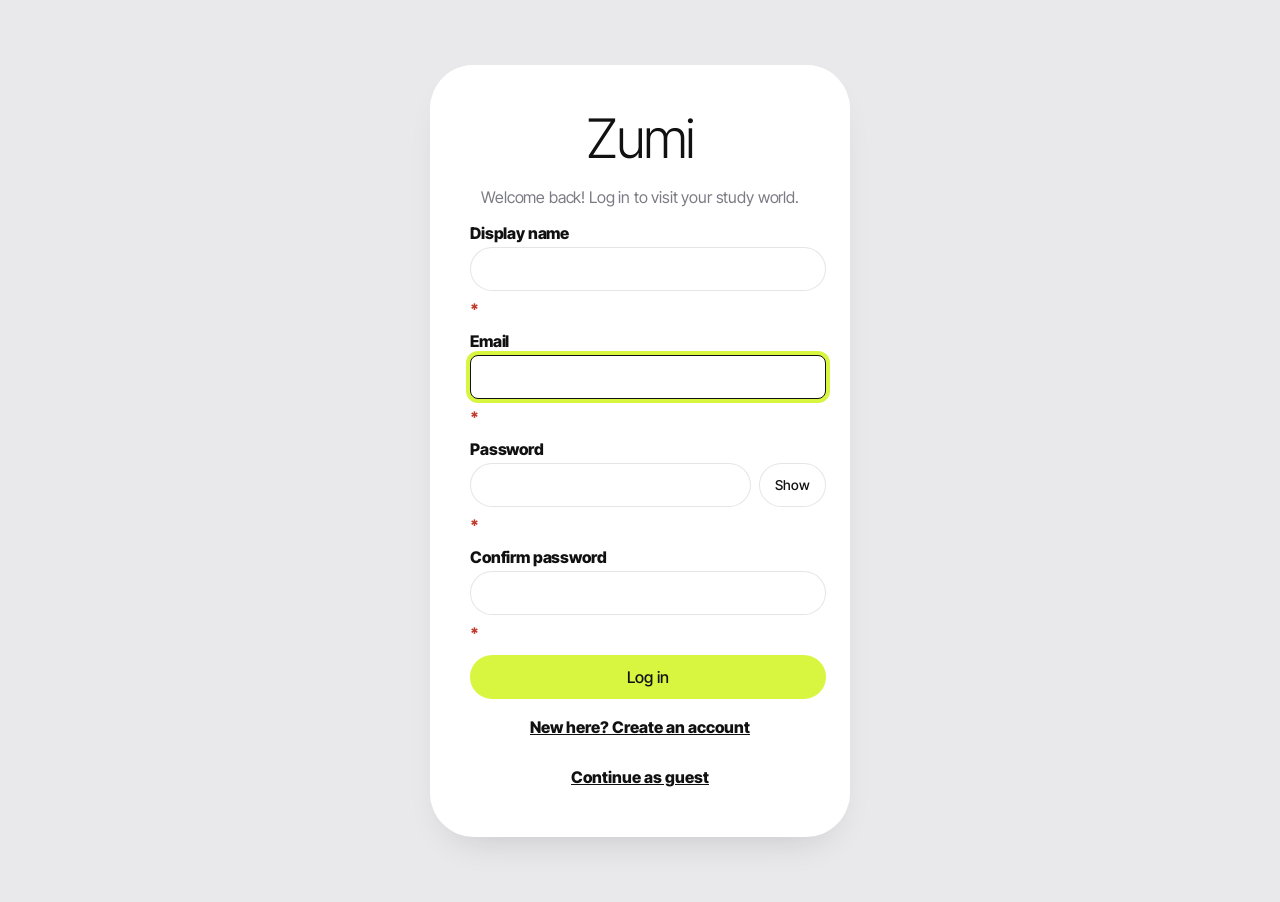
<file: index.html>
<!DOCTYPE html>
<html lang="en">
<head>
<meta charset="UTF-8">
<meta name="viewport" content="width=device-width, initial-scale=1">
<title>Zumi – Grow your study world</title>
<link rel="preconnect" href="https://fonts.googleapis.com">
<link href="https://fonts.googleapis.com/css2?family=Inter+Tight:wght@300;400;500;600&display=swap" rel="stylesheet">
<link rel="stylesheet" href="css/base.css">
<link rel="stylesheet" href="css/calendar.css">
<link rel="stylesheet" href="css/timer.css">
<link rel="stylesheet" href="css/world.css">
<link rel="stylesheet" href="css/charts.css">
<link rel="stylesheet" href="css/responsive.css">
<link rel="stylesheet" href="css/dreamy.css">
</head>
<body>
<a class="skip" href="#view">Skip to content</a>

<aside class="side">
  <div class="brand">Zumi</div>
  <nav id="nav" aria-label="Main sections">
    <button data-view="dashboard"><b>Dashboard</b></button>
    <button data-view="subjects"><b>My Subjects</b></button>
    <button data-view="assignments"><b>Assignments</b></button>
    <button data-view="calendar"><b>Calendar</b></button>
    <button data-view="timer"><b>Study Timer</b></button>
    <button data-view="world"><b>My Study World</b></button>
    <button data-view="analytics"><b>Analytics</b></button>
    <button data-view="notes"><b>My Notes</b></button>
  </nav>
  <div class="side-foot">
    <div id="sideStats" class="chip"></div>
    <p class="note">Your data is saved in this browser only. Use Export data on the dashboard to back it up.</p>
    <button class="btn ghost small" data-act="reset">Reset session</button>
    <a class="btn ghost small" href="login.html" style="text-align:center;text-decoration:none">Log out</a>
  </div>
</aside>

<main id="view" tabindex="-1"></main>

<dialog id="dlg" aria-labelledby="dlgTitle"></dialog>
<dialog id="confirm" aria-labelledby="cTitle">
  <h2 id="cTitle">Are you sure?</h2>
  <p id="cMsg"></p>
  <div class="row end"><button class="btn ghost" id="cNo">Cancel</button><button class="btn danger" id="cYes">Confirm</button></div>
</dialog>
<div id="toasts" role="status" aria-live="polite"></div>
<div id="fx" aria-hidden="true"></div>
<script src="js/core/helpers.js"></script>
<script src="js/core/state.js"></script>
<script src="js/core/storage.js"></script>
<script src="js/core/auth.js"></script>
<script src="js/core/rewards.js"></script>
<script src="js/core/dialogs.js"></script>
<script src="js/core/ui.js"></script>
<script src="js/features/dashboard.js"></script>
<script src="js/features/subjects.js"></script>
<script src="js/features/assignments.js"></script>
<script src="js/features/calendar.js"></script>
<script src="js/features/timer.js"></script>
<script src="js/features/world.js"></script>
<script src="js/features/analytics.js"></script>
<script src="js/features/notes.js"></script>
<script src="js/app.js"></script>
</body>
</html>
</file>
<file: css/base.css>
:root{--sky:#8fd3f4;--sky-d:#3a8fc2;--cream:#fff8e7;--green:#b8e6b8;--green-d:#2f7d4f;--peach:#ffd0b0;--lav:#d9ccf5;--yellow:#fff0a8;--ink:#2d3e50;--mute:#5b6b7c;--card:#ffffffe8;--line:#2d3e5020;--r:20px;--sh:0 6px 18px #3a8fc222;--danger:#c0392b}
*{box-sizing:border-box}
html{scroll-behavior:smooth}
body{margin:0;font-family:Nunito,system-ui,sans-serif;color:var(--ink);background:linear-gradient(#bfe6fa,var(--cream) 70%);min-height:100vh;display:flex}
h1,h2,h3,.brand{font-family:Fredoka,Nunito,sans-serif;margin:0}
h1{font-size:1.9rem}h2{font-size:1.25rem}h3{font-size:1.05rem}
button,input,select,textarea{font:inherit;color:inherit}
:focus-visible{outline:3px solid var(--sky-d);outline-offset:2px;border-radius:8px}
.skip{position:absolute;left:-999px}.skip:focus{left:8px;top:8px;background:#fff;padding:8px;z-index:99}
.side{position:sticky;top:0;height:100vh;width:230px;flex:none;padding:18px 14px;background:var(--card);border-right:2px solid var(--line);display:flex;flex-direction:column;gap:14px;z-index:5}
.brand{font-size:1.5rem;color:var(--sky-d);padding:0 8px}
#nav{display:flex;flex-direction:column;gap:4px}
#nav button{display:flex;align-items:center;gap:10px;padding:10px 12px;border:2px solid transparent;background:none;border-radius:14px;cursor:pointer;text-align:left;transition:.2s}
#nav button:hover{background:var(--yellow);transform:translateX(3px)}
#nav button[aria-current=page]{background:var(--sky);border-color:var(--sky-d);font-weight:800}
#nav button[aria-current=page] b::after{content:" •"}
.side-foot{margin-top:auto;display:grid;gap:8px}
.note{font-size:.78rem;color:var(--mute);margin:0}
main{flex:1;padding:26px;max-width:1150px;margin:0 auto;position:relative;z-index:1;min-width:0;animation:fade .35s}
@keyframes fade{from{opacity:0;transform:translateY(8px)}}
.ph{display:flex;justify-content:space-between;align-items:center;gap:12px;flex-wrap:wrap;margin-bottom:18px}
.ph p{margin:4px 0 0;color:var(--mute)}
.row{display:flex;gap:10px;flex-wrap:wrap;align-items:center}.row.end{justify-content:flex-end}
.grid{display:grid;gap:16px;grid-template-columns:repeat(auto-fill,minmax(250px,1fr))}
.grid.two{grid-template-columns:repeat(auto-fit,minmax(320px,1fr))}
.card{background:var(--card);border:2px solid var(--line);border-radius:var(--r);padding:18px;box-shadow:var(--sh);min-width:0}
.card>h2,.card>h3{margin-bottom:10px}
.stat{display:flex;gap:12px;align-items:center}
.stat b{font-size:1.5rem;display:block;font-family:Fredoka}.stat small{color:var(--mute)}
.btn{background:var(--sky-d);color:#fff;border:2px solid var(--sky-d);padding:10px 16px;border-radius:999px;cursor:pointer;font-weight:800;min-height:44px;transition:.2s}
.btn:hover{transform:translateY(-2px);box-shadow:var(--sh)}
.btn.ghost{background:#fff;color:var(--ink);border-color:var(--line)}
.btn.green{background:var(--green-d);border-color:var(--green-d)}
.btn.danger{background:var(--danger);border-color:var(--danger)}
.btn.small{padding:6px 12px;min-height:36px;font-size:.88rem}
.btn:disabled{opacity:.5;cursor:not-allowed}
.chip{display:inline-flex;gap:6px;align-items:center;padding:4px 10px;border-radius:999px;background:var(--lav);font-weight:800;font-size:.82rem}
.chip.red{background:#ffd6d0}.chip.green{background:var(--green)}.chip.yellow{background:var(--yellow)}.chip.peach{background:var(--peach)}
.bar{height:14px;background:#2d3e5014;border-radius:99px;overflow:hidden}
.bar i{display:block;height:100%;background:linear-gradient(90deg,var(--sky-d),var(--green-d));border-radius:99px;transition:width .8s ease}
.lbl{display:flex;justify-content:space-between;font-size:.88rem;margin-bottom:4px}
.list{list-style:none;margin:0;padding:0;display:grid;gap:10px}
.item{display:flex;gap:10px;justify-content:space-between;align-items:flex-start;padding:12px;border-radius:16px;background:#fff;border:2px solid var(--line);border-left:8px solid var(--c,var(--sky));flex-wrap:wrap}
.item.done{opacity:.75}.item.done .t{text-decoration:line-through}
.item .t{font-weight:800}.item p{margin:4px 0;color:var(--mute);font-size:.9rem}
.meta{display:flex;gap:6px;flex-wrap:wrap;margin-top:6px}
.acts{display:flex;gap:6px;flex-wrap:wrap}
.empty{text-align:center;padding:26px 12px;color:var(--mute)}
.bar-filters{display:flex;gap:10px;flex-wrap:wrap;margin-bottom:16px}
input,select,textarea{padding:10px 12px;border-radius:14px;border:2px solid var(--line);background:#fff;min-height:44px;max-width:100%}
textarea{width:100%;min-height:110px;resize:vertical}
input[type=color]{padding:2px;width:60px}
input[type=checkbox]{min-height:0;width:18px;height:18px}
.chk{display:flex;gap:6px;align-items:center}
dialog{border:3px solid var(--sky);border-radius:24px;padding:22px;max-width:480px;width:calc(100% - 28px);background:var(--cream);color:var(--ink);box-shadow:0 20px 60px #0004}
dialog::backdrop{background:#2d3e5066}
dialog.pop[open]{animation:pop .25s}@keyframes pop{from{transform:scale(.9);opacity:0}}
.frm{display:grid;gap:12px}.frm label{font-weight:800;display:grid;gap:4px}.frm .req::after{content:" *";color:var(--danger)}
.err{color:var(--danger);font-size:.84rem;font-weight:800;min-height:0}
#toasts{position:fixed;right:14px;top:14px;display:grid;gap:8px;z-index:60;max-width:300px}
.toast{background:#fff;border:2px solid var(--sky-d);border-radius:16px;padding:10px 14px;box-shadow:var(--sh);animation:pop .3s;font-weight:700}
.toast.reward{background:var(--yellow);border-color:#e0b800}
#fx{position:fixed;inset:0;pointer-events:none;z-index:70}
.spark{position:absolute;width:12px;height:12px;border-radius:50%;animation:rise 1.3s ease-out forwards}
@keyframes rise{from{opacity:1;transform:translateY(0) scale(.5)}to{opacity:0;transform:translateY(-140px) rotate(180deg) scale(1.4)}}
.note-body{white-space:pre-wrap;word-break:break-word}

/* IconScout 3D icon system */
</file>
<file: css/calendar.css>
/* calendar */
.cal{display:grid;grid-template-columns:repeat(7,1fr);gap:4px}
.cal .dow{text-align:center;font-weight:800;font-size:.8rem;color:var(--mute)}
.cal button{min-height:58px;border:2px solid var(--line);background:#fff;border-radius:12px;cursor:pointer;padding:4px;display:flex;flex-direction:column;align-items:center;gap:2px}
.cal button:hover{background:var(--yellow)}
.cal button.out{opacity:.4}.cal button.today{border-color:var(--sky-d);background:var(--sky);font-weight:800}
.cal button.sel{outline:3px solid var(--green-d)}
.ev{font-size:.72rem;font-weight:800}
.ev.ex{color:#9b3d8f}.ev.as{color:var(--sky-d)}
</file>
<file: css/timer.css>
/* timer */
.timer{text-align:center}
.ring{position:relative;width:260px;height:260px;margin:12px auto}
.ring svg{transform:rotate(-90deg)}
.ring .time{position:absolute;inset:0;display:grid;place-content:center;font:600 3rem Fredoka}
.ring.run{animation:pulse 2s infinite}@keyframes pulse{50%{transform:scale(1.02)}}
.tabs{display:flex;gap:8px;justify-content:center;flex-wrap:wrap}
.tabs button{border:2px solid var(--line);background:#fff;padding:8px 14px;border-radius:99px;cursor:pointer;min-height:40px}
.tabs button[aria-pressed=true]{background:var(--green);border-color:var(--green-d);font-weight:800}
</file>
<file: css/world.css>
/* island scene */
.isl{position:relative;height:400px;border-radius:calc(var(--r) - 4px);background:linear-gradient(#7cc6ee 0%,#b9e4f8 55%,#e9f7ff 100%);overflow:hidden;isolation:isolate}
.isl.small{height:230px}
.isl .glow{position:absolute;top:-70px;right:9%;width:190px;height:190px;border-radius:50%;background:radial-gradient(circle,#fff8d0 0 22%,#fff3b8aa 38%,#fff3b800 70%);z-index:0}
.isl .cl{position:absolute;z-index:1;width:92px;height:28px;border-radius:99px;background:#fff;opacity:.92;animation:isl-drift 70s linear infinite;left:-20%}
.isl .cl::before,.isl .cl::after{content:"";position:absolute;background:#fff;border-radius:50%}
.isl .cl::before{width:44px;height:44px;left:14px;bottom:8px}
.isl .cl::after{width:34px;height:34px;left:46px;bottom:6px}
.isl .cl1{top:14%}
.isl .cl2{top:38%;transform-origin:left;scale:.7;opacity:.75;animation-duration:100s;animation-delay:-55s}
.isl .cl3{top:62%;scale:.55;opacity:.6;animation-duration:130s;animation-delay:-20s}
@keyframes isl-drift{to{left:112%}}
.isl .islet{position:absolute;z-index:1;left:9%;top:30%;width:70px;height:34px;background:linear-gradient(#a9dc9a 0 38%,#9a7452 38%);clip-path:polygon(0 0,100% 0,88% 40%,62% 100%,40% 70%,14% 40%);opacity:.55}
.isl.small .islet{display:none}
.isl-hint{position:absolute;z-index:6;top:14px;left:50%;transform:translateX(-50%);margin:0;padding:6px 14px;border-radius:99px;background:#ffffffd9;color:var(--ink);font-size:.82rem;font-weight:800;white-space:nowrap;max-width:92%;overflow:hidden;text-overflow:ellipsis}
.island{position:absolute;left:50%;bottom:3%;width:min(760px,104%);aspect-ratio:2/1;transform:translateX(-50%) scale(var(--grow,1));transform-origin:50% 100%;transition:transform 1s;z-index:3}
.isl.small .island{width:min(470px,104%)}
.bob{position:absolute;inset:0;container-type:inline-size;animation:float 6s ease-in-out infinite}
@keyframes float{50%{transform:translateY(-10px)}}
.isl-svg{position:absolute;inset:0;width:100%;height:100%;overflow:visible;z-index:1;filter:drop-shadow(0 10px 14px #2d3e5026)}
.deco{position:absolute;font-size:calc(5.4cqw * var(--s,1));line-height:1;transform:translate(-50%,-100%);transform-origin:50% 100%}
.deco i{display:block;width:1em;height:1em;font-style:normal;transform-origin:50% 100%;animation:sway 5s ease-in-out infinite}
.deco::before{content:"";position:absolute;left:50%;bottom:-.06em;width:.8em;height:.2em;transform:translateX(-50%);border-radius:50%;background:#1f5a2f;opacity:.22}
.deco.new i{animation:grow .8s cubic-bezier(.3,1.5,.5,1)}
.deco.house,.deco.tree,.deco.bloom,.deco.fount{font-size:calc(7.6cqw * var(--s,1))}
.deco.fox,.deco.shroom{font-size:calc(4.6cqw * var(--s,1))}
.deco.bfly{margin-top:-4cqw}.deco.bfly::before{opacity:.12;bottom:-4cqw}.deco.bfly i{animation:flutter 3.2s ease-in-out infinite}
.deco.rain{left:50%!important;top:49%!important;z-index:0!important;width:56cqw;opacity:.8}.deco.rain::before{display:none}.deco.rain svg{display:block;width:100%;height:auto}
@keyframes sway{50%{transform:rotate(3.5deg)}}
@keyframes grow{from{transform:scale(0)}}
@keyframes flutter{0%,100%{transform:translate(0,0) rotate(-6deg)}50%{transform:translate(2.4cqw,-1.8cqw) rotate(8deg)}}

/* progress panel */
.lvl{display:flex;align-items:center;gap:14px;margin-top:16px}
.lvl-n{flex:none;width:58px;height:58px;border-radius:50%;display:grid;place-items:center;background:var(--sky-d);color:#fff;font-family:Fredoka,Nunito,sans-serif;line-height:1;text-align:center;box-shadow:0 0 0 4px #fff,0 0 0 6px var(--sky-d)}
.lvl-n small{display:block;font-size:.6rem;font-weight:600;opacity:.85;margin-bottom:2px}.lvl-n b{font-size:1.5rem;font-weight:600}
.lvl-main{flex:1;min-width:0}
.lvl-top{display:flex;justify-content:space-between;gap:10px;font-size:.9rem;margin-bottom:6px;flex-wrap:wrap}
.lvl-top span{color:var(--mute)}
.stats{display:grid;grid-template-columns:repeat(auto-fit,minmax(150px,1fr));gap:10px;margin-top:16px}
.stats>div{display:flex;align-items:center;gap:10px;padding:10px 12px;border-radius:16px;background:#fff;border:2px solid var(--line)}
.stats b{display:block;font-family:Fredoka,Nunito,sans-serif;font-size:1.15rem;font-weight:600;line-height:1.1}
.stats small{color:var(--mute);font-size:.78rem}
.dgrid{display:grid;grid-template-columns:repeat(auto-fill,minmax(120px,1fr));gap:10px}
.dgrid button{border:2px solid var(--line);background:#fff;border-radius:16px;padding:10px;cursor:pointer;text-align:center}
.dgrid .sw{display:block;width:44px;height:44px;margin:0 auto 6px}.dgrid .sw svg{display:block;width:100%;height:100%}.dgrid .sw.lock{border-radius:50%;background:#d9d9e4;width:28px;height:28px;margin-top:8px;margin-bottom:14px}.deco i svg{display:block;width:100%;height:100%;overflow:visible}
.dgrid button[aria-pressed=true]{border-color:var(--green-d);background:var(--green)}
.dgrid button:disabled{filter:grayscale(1);opacity:.6;cursor:not-allowed}
.badge{background:#fff;border:2px dashed var(--line);border-radius:16px;padding:10px;text-align:center;opacity:.55}
.badge.on{opacity:1;border:2px solid #e0b800;background:var(--yellow)}.badge .e{font-size:2rem;display:block}
.deco.daisy,.deco.tulip,.deco.sun,.deco.sprout,.deco.bfly{font-size:calc(7cqw * var(--s,1))}
</file>
<file: css/charts.css>
/* charts */
.chart{width:100%;height:auto}
.chart text{fill:var(--ink);font-size:11px;font-family:Nunito}
.chart rect.b{fill:var(--sky-d);transition:.2s}.chart g:hover rect.b,.chart g:focus rect.b{fill:var(--green-d)}
.legend{display:flex;gap:10px;flex-wrap:wrap;font-size:.85rem;margin-top:8px}
.sw{display:inline-block;width:12px;height:12px;border-radius:4px;margin-right:4px;vertical-align:-1px}
</file>
<file: css/responsive.css>
@media(prefers-reduced-motion:reduce){*,*::before,*::after{animation:none!important;transition:none!important;scroll-behavior:auto!important}}
</file>
<file: css/dreamy.css>
/* Zumi theme: soft grey canvas, lime accent, black pills, oversized light type (desktop-first) */
:root{--lime:#d8f53f;--lime-l:#eefab0;--black:#111;--bg:#e9e9ec;--sky:var(--lime);--sky-d:#111;--yellow:var(--lime-l);--green:#e6f7a6;--green-d:#111;--peach:#f1f1f3;--lav:#e4e4e9;--cream:#e9e9ec;--ink:#111;--mute:#7b7b84;--card:#fff;--line:#0000001a;--r:34px;--sh:0 1px 0 #fff inset,0 18px 40px -22px #0003}
body{font-family:'Inter Tight',system-ui,sans-serif;background:var(--bg);color:var(--ink);letter-spacing:-.01em}
body:has(.side){display:block}
h1,h2,h3,.brand{font-family:'Inter Tight',system-ui,sans-serif;font-weight:500;letter-spacing:-.03em}
:focus-visible{outline:3px solid var(--black);outline-offset:3px}

/* top bar: brand, floating pill nav, utilities */
.side{position:sticky;top:0;z-index:20;width:auto;height:auto;flex-direction:row;align-items:center;gap:16px;padding:18px 32px;background:#e9e9eccc;backdrop-filter:blur(14px);border:0;box-shadow:none}
.brand{font-size:1.7rem;font-weight:600;padding:0;color:var(--black)}
#nav{flex-direction:row;gap:4px;margin:0 auto;padding:6px;background:#fff;border-radius:999px;box-shadow:var(--sh)}
#nav button{padding:9px 11px;border-radius:999px;border:0;font-size:.92rem;color:#444;transform:none;white-space:nowrap}
#nav button:hover{background:var(--bg);transform:none}
#nav button[aria-current=page]{background:var(--black);color:#fff;font-weight:500}
#nav button[aria-current=page] b::after{content:none}
.side-foot{margin:0;display:flex;flex-direction:row;align-items:center;gap:8px}
.side-foot .note{display:none}
.side-foot>*{white-space:nowrap;flex:none}
.side-foot .chip{font-size:.8rem}
.grid:has(.stat:nth-child(6):last-child){grid-template-columns:repeat(3,1fr)}

main{max-width:1240px;padding:24px 40px 80px;animation:fade .35s}

/* oversized two-tone headings */
.ph{align-items:flex-end;margin-bottom:28px}
.ph h1{font-size:clamp(2.6rem,5.2vw,4.6rem);font-weight:300;line-height:1.02;letter-spacing:-.045em;color:var(--black)}
.ph h1 .lt{color:#a9a9b1}
.ph p{color:var(--mute);margin:12px 0 0;font-size:1rem}

/* cards */
.card{background:#fff;border:0;border-radius:var(--r);box-shadow:var(--sh);padding:26px}
.card h2{font-weight:500;font-size:1.3rem}
.grid{gap:18px}
.stat{flex-direction:column;align-items:flex-start;gap:6px;min-height:150px;justify-content:space-between}
.stat b{font-family:inherit;font-size:3rem;font-weight:300;letter-spacing:-.05em;line-height:1}
.stat small{color:var(--mute);font-size:.9rem}
.stat:nth-child(1){background:var(--lime)}
.stat:nth-child(1) small{color:#111a}
.stat:nth-child(4){background:var(--black);color:#fff}
.stat:nth-child(4) small{color:#ffffff99}

/* buttons, chips */
.btn{border-radius:999px;border:0;background:var(--lime);color:#111;font-weight:500;padding:12px 22px;box-shadow:none;transition:.2s}
.btn:hover{background:var(--black);color:#fff;transform:none}
.btn.ghost{background:#fff;color:#111;box-shadow:inset 0 0 0 1px var(--line)}
.btn.ghost:hover{background:var(--black);color:#fff}
.btn.danger{background:var(--black);color:#fff}
.btn.green{background:var(--black);color:#fff}
.btn.green:hover{background:var(--lime);color:#111}
.btn.small{padding:8px 16px;font-size:.85rem}
.chip{border-radius:999px;background:var(--bg);color:#111;font-weight:500;padding:6px 14px;border:0}
.chip.green,.chip.yellow{background:var(--lime)}
.chip.red{background:var(--black);color:#fff}
.chip.peach{background:#fff;box-shadow:inset 0 0 0 1px #111}
.side-foot .chip{background:#fff}

/* lists and items */
.item{background:var(--bg);border:0;border-left:6px solid var(--c,var(--lime));border-radius:24px;padding:16px 20px}
.item .t{color:#111;font-weight:500}
.bar{height:10px;border-radius:999px;background:var(--bg)}
.bar i{background:var(--black);border-radius:999px}
.card:has(.ring) .bar i{background:var(--lime)}

/* forms */
input,select,textarea{background:#fff;border:1px solid var(--line);border-radius:999px;padding:11px 18px}
textarea{border-radius:24px}
input:focus,select:focus,textarea:focus{outline:none;border-color:#111;box-shadow:0 0 0 4px var(--lime)}
dialog{border:0;border-radius:36px;background:#fff;box-shadow:0 30px 90px #0005;padding:30px}
dialog::backdrop{background:#0008;backdrop-filter:blur(6px)}
.toast{background:var(--black);color:#fff;border:0;border-radius:999px;padding:12px 22px}
.toast.reward{background:var(--lime);color:#111}
.spark{box-shadow:0 0 0 2px #111}

/* world, badges, calendar, timer */
.dgrid button,.badge{border:0;border-radius:24px;background:var(--bg)}
.dgrid button[aria-pressed=true],.badge.on{background:var(--lime);border:0}
.stats>div{border:0;background:var(--bg);border-radius:24px}
.lvl-n{background:var(--black);box-shadow:0 0 0 4px #fff,0 0 0 6px var(--lime);color:var(--lime)}
.lvl-n small{color:#fff}
.ring .time{font:300 3.4rem 'Inter Tight',sans-serif;letter-spacing:-.05em;color:#fff}
#arc{stroke:var(--lime)!important}
.ring circle:first-child{stroke:#ffffff22!important}
.card:has(.ring){background:var(--black);color:#fff}
.card:has(.ring) .btn{background:var(--lime);color:#111}
.card:has(.ring) .btn.ghost{background:#222;color:#fff;box-shadow:none}
.card:has(.ring) .btn:hover{background:#fff;color:#111}

/* login */
.login{max-width:470px!important;margin:5vh auto!important;border-radius:44px!important;padding:40px!important;box-shadow:var(--sh)!important}
.login h1{text-align:center;font-size:3.4rem;font-weight:300;letter-spacing:-.05em;color:#111}
.login>p{text-align:center;color:var(--mute)}

/* narrower screens: nav becomes a floating bottom pill, like the phone layout */
@media(max-width:1300px){.side-foot .chip{display:none}}
@media(max-width:1000px){
 .side{padding:14px 20px}.brand{font-size:1.4rem}
 #nav button{padding:9px 12px;font-size:.82rem}
 main{padding:16px 20px 110px}
}
@media(max-width:760px){
 body:has(.side){padding-bottom:0}
 .side{position:fixed;top:auto;bottom:14px;left:12px;right:12px;padding:0;background:none;backdrop-filter:none;justify-content:center}
 .brand,.side-foot{display:none}
 #nav{margin:0;max-width:100%;overflow-x:auto;box-shadow:0 12px 36px #0004}
 .grid,.grid.two{grid-template-columns:1fr}
 .ph{align-items:flex-start}
}
.card:has(.ring) button[data-act=mode]{background:#222;color:#fff;border:0;box-shadow:none}
.card:has(.ring) button[data-act=mode][aria-pressed=true]{background:var(--lime);color:#111}
</file>
<file: css/login.css>
body{display:grid;place-items:center;padding:20px}
  .login{position:relative;z-index:1;width:min(420px,100%);text-align:center}
  .login form{text-align:left;margin-top:14px}
  .pw{display:flex;gap:8px}.pw input{flex:1;min-width:0}
  .link{background:none;border:0;color:var(--sky-d);font-weight:800;cursor:pointer;text-decoration:underline;padding:6px;min-height:40px}
  .hidden{display:none}
</file>
